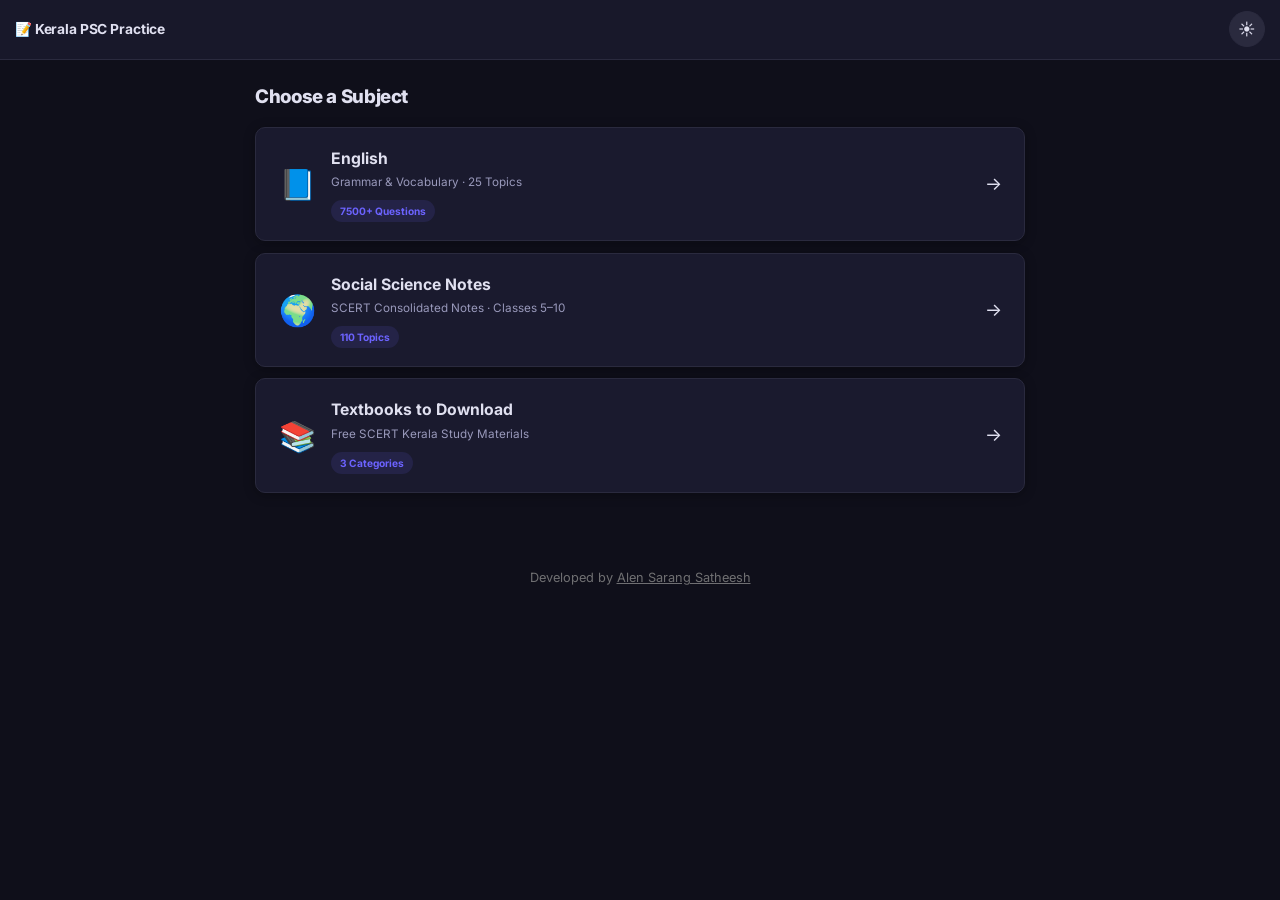
<file: index.html>
<!DOCTYPE html>
<html lang="en">
<head>
    <meta charset="UTF-8">
    <meta name="viewport" content="width=device-width, initial-scale=1.0">
    <meta name="description" content="Find the best textbooks to download for free. Get SCERT Kerala State Syllabus study materials, Teachers Manuals, and Kerala PSC English Practice with 7500+ MCQs.">
    <meta name="keywords" content="textbooks to download, textbooks to downlaod, download textbooks, SCERT Kerala textbooks PDF, free textbook downloads, Kerala PSC English Practice, study materials">
    <meta name="theme-color" content="#0f0f1a">
    <title>Textbooks to Download - SCERT Kerala & PSC English Practice</title>
    <link rel="preconnect" href="https://fonts.googleapis.com">
    <link rel="preconnect" href="https://fonts.gstatic.com" crossorigin>
    <link href="https://fonts.googleapis.com/css2?family=Inter:wght@400;500;600;700;800&display=swap" rel="stylesheet">
    <link rel="stylesheet" href="style.css">
    <link rel="manifest" href="manifest.json">
    <link rel="apple-touch-icon" href="icon-192.png">
    <script>
      // Apply saved theme immediately to avoid flash
      (function(){
        var t = localStorage.getItem('psc_theme') || 'dark';
        document.documentElement.setAttribute('data-theme', t);
      })();
    </script>
</head>
<body>
    <div id="app">

        <!-- LANDING -->
        <section id="screen-landing" class="screen active">
            <header class="top-bar">
                <h1>📝 Kerala PSC Practice</h1>
                <button class="theme-toggle" id="theme-toggle-landing" title="Toggle Light/Dark Mode">🌙</button>
            </header>
            <div class="container">
                <h2 class="page-title">Choose a Subject</h2>
                <div class="subject-card" id="subject-english">
                    <div class="subject-icon">📘</div>
                    <div class="subject-body">
                        <h3>English</h3>
                        <p>Grammar &amp; Vocabulary · 25 Topics</p>
                        <span class="subject-count" id="landing-total-qs">7500+ Questions</span>
                    </div>
                    <span class="arrow">→</span>
                </div>
                <div class="subject-card" id="subject-socialscience" style="margin-top:0.75rem;">
                    <div class="subject-icon">🌍</div>
                    <div class="subject-body">
                        <h3>Social Science Notes</h3>
                        <p>SCERT Consolidated Notes · Classes 5–10</p>
                        <span class="subject-count">110 Topics</span>
                    </div>
                    <span class="arrow">→</span>
                </div>
                <div class="subject-card" id="subject-textbooks" style="margin-top:0.75rem;">
                    <div class="subject-icon">📚</div>
                    <div class="subject-body">
                        <h3>Textbooks to Download</h3>
                        <p>Free SCERT Kerala Study Materials</p>
                        <span class="subject-count">3 Categories</span>
                    </div>
                    <span class="arrow">→</span>
                </div>
            </div>
        </section>

        <!-- TEXTBOOKS -->
        <section id="screen-textbooks" class="screen">
            <header class="top-bar">
                <button class="back-link" id="btn-back-textbooks">← Back</button>
                <h1>📚 Textbooks to Download</h1>
                <button class="theme-toggle" id="theme-toggle-textbooks" title="Toggle Light/Dark Mode">🌙</button>
            </header>
            <div class="container">
                <h2 class="page-title">Choose a Category</h2>
                <div class="subject-card" id="tb-scert-malayalam">
                    <div class="subject-icon">📖</div>
                    <div class="subject-body">
                        <h3>SCERT Malayalam Medium</h3>
                        <p>Kerala State Syllabus — Malayalam</p>
                    </div>
                    <span class="arrow">→</span>
                </div>
                <div class="subject-card" id="tb-scert-english" style="margin-top:0.75rem;">
                    <div class="subject-icon">📘</div>
                    <div class="subject-body">
                        <h3>SCERT English Medium</h3>
                        <p>Kerala State Syllabus — English</p>
                    </div>
                    <span class="arrow">→</span>
                </div>
                <div class="subject-card" id="tb-scert-manual" style="margin-top:0.75rem;">
                    <div class="subject-icon">📝</div>
                    <div class="subject-body">
                        <h3>Teachers Manual</h3>
                        <p>Teaching Guides &amp; Reference Materials</p>
                    </div>
                    <span class="arrow">→</span>
                </div>

            </div>
        </section>

        <!-- CLASS LIST -->
        <section id="screen-classes" class="screen">
            <header class="top-bar">
                <button class="back-link" id="btn-back-classes">← Back</button>
                <h1 id="classes-title">📚 Select Class</h1>
                <button class="theme-toggle" id="theme-toggle-classes" title="Toggle Light/Dark Mode">🌙</button>
            </header>
            <div class="container">
                <h2 class="page-title">Choose a Class</h2>
                <div class="class-grid" id="class-grid"></div>
            </div>
        </section>

        <!-- SUBJECTS -->
        <section id="screen-subjects" class="screen">
            <header class="top-bar">
                <button class="back-link" id="btn-back-subjects">← Back</button>
                <h1 id="subjects-title">📚 Subjects</h1>
                <button class="theme-toggle" id="theme-toggle-subjects" title="Toggle Light/Dark Mode">🌙</button>
            </header>
            <div class="container">
                <h2 class="page-title" id="subjects-subtitle">Choose a Subject</h2>
                <p class="subjects-hint" id="subjects-hint">Tap a subject to download its PDF or open the portal</p>
                <div class="subject-grid" id="subject-grid"></div>
            </div>
        </section>

        <!-- TOPICS -->
        <section id="screen-topics" class="screen">
            <header class="top-bar">
                <button class="back-link" id="btn-back-landing">← Back</button>
                <h1>📘 English Topics</h1>
                <button class="btn btn-sm" id="btn-quick-mix">⚡ Quick Mix</button>
                <button class="theme-toggle" id="theme-toggle-topics" title="Toggle Light/Dark Mode">🌙</button>
            </header>
            <div class="container">
                <div class="filter-row">
                    <button class="filter-btn active" data-filter="all">All (25)</button>
                    <button class="filter-btn" data-filter="grammar">Grammar</button>
                    <button class="filter-btn" data-filter="vocabulary">Vocabulary</button>
                    <div class="filter-actions">
                        <button class="btn btn-sm btn-export" id="btn-export-progress" title="Export Progress">📤 Export</button>
                        <button class="btn btn-sm btn-import" id="btn-import-progress" title="Import Progress">📥 Import</button>
                        <button class="btn btn-sm btn-danger" id="btn-reset-progress">🔄 Reset</button>
                    </div>
                </div>
                <div class="topic-grid" id="topic-grid"></div>
            </div>
        </section>

        <!-- QUIZ — all questions on one page -->
        <section id="screen-quiz" class="screen">
            <header class="top-bar quiz-top">
                <button class="back-link" id="btn-back-topics">← Topics</button>
                <h1 id="quiz-title">Articles</h1>
                <button class="btn btn-sm" id="btn-shuffle-quiz" title="Shuffle Questions">🔀 Shuffle</button>
                <button class="btn btn-sm btn-danger" id="btn-reset-topic" title="Reset Topic Progress">🔄 Reset</button>
                <div class="score-box">
                    <span class="score-correct" id="score-correct">0</span> /
                    <span class="score-total" id="score-total">0</span>
                    <span class="score-label">answered</span>
                </div>
                <button class="theme-toggle" id="theme-toggle-quiz" title="Toggle Light/Dark Mode">🌙</button>
            </header>
            <div class="container quiz-container">
                <!-- Loading skeleton shown while fetching data -->
                <div id="quiz-loading" class="quiz-loading" style="display:none;">
                    <div class="skeleton-card"></div>
                    <div class="skeleton-card"></div>
                    <div class="skeleton-card"></div>
                </div>
                <div id="quiz-list"></div>
                <div class="quiz-footer">
                    <button class="btn" id="btn-scroll-top">↑ Back to Top</button>
                    <div class="quiz-summary" id="quiz-summary"></div>
                </div>
            </div>
        </section>

        <footer style="text-align: center; margin-top: 2rem; padding: 1rem; font-size: 0.85rem; opacity: 0.8; color: var(--text-muted, #888);">
            Developed by <a href="https://alensarangsatheesh.github.io/" target="_blank" style="color: inherit; text-decoration: underline;">Alen Sarang Satheesh</a>
        </footer>
    </div>

    <!-- Hidden file input for import -->
    <input type="file" id="import-file-input" accept=".json" style="display:none">

    <script src="app.js"></script>

    <script>
      // Register Service Worker
      if ('serviceWorker' in navigator) {
        window.addEventListener('load', function() {
          navigator.serviceWorker.register('/sw.js').catch(function() {
            // SW registration failed — likely not served from root or HTTPS
            // Try relative path for GitHub Pages subpath
            navigator.serviceWorker.register('./sw.js').catch(function(){});
          });
        });
      }
    </script>
</body>
</html>
</file>
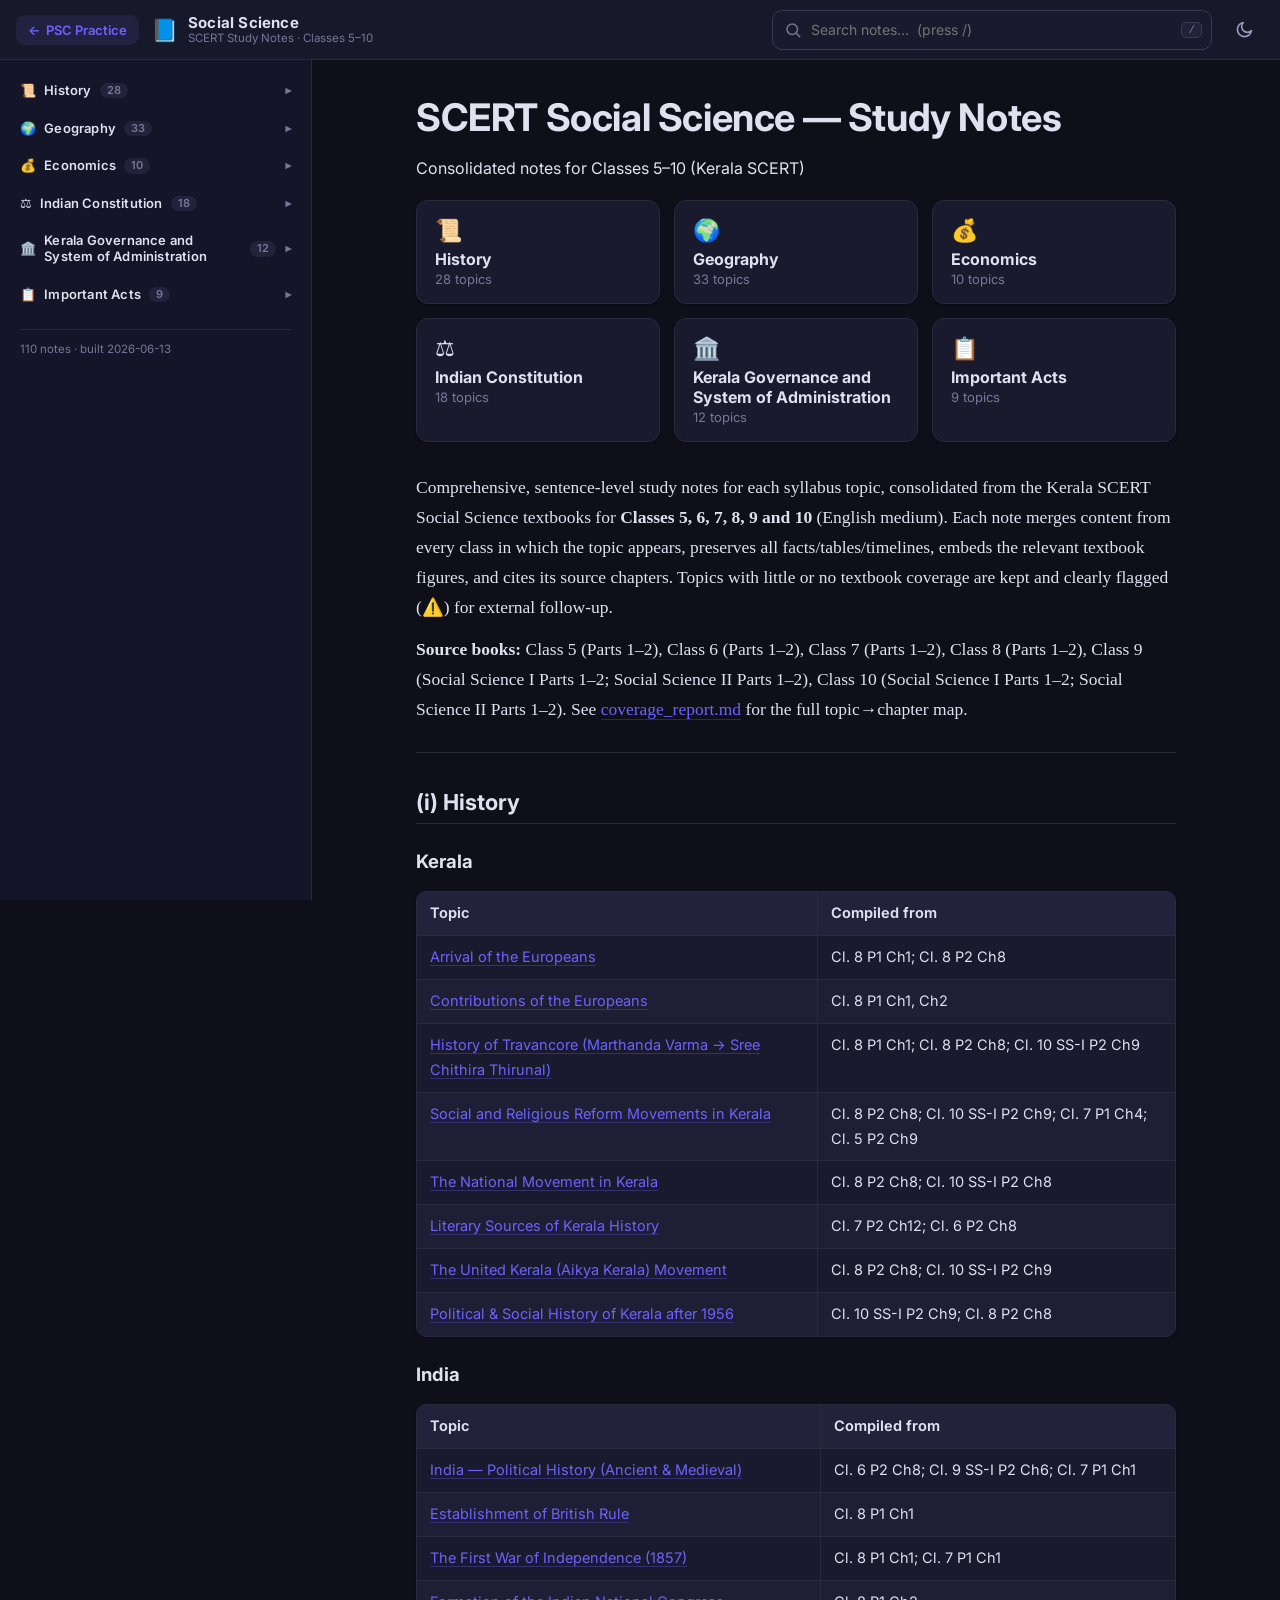
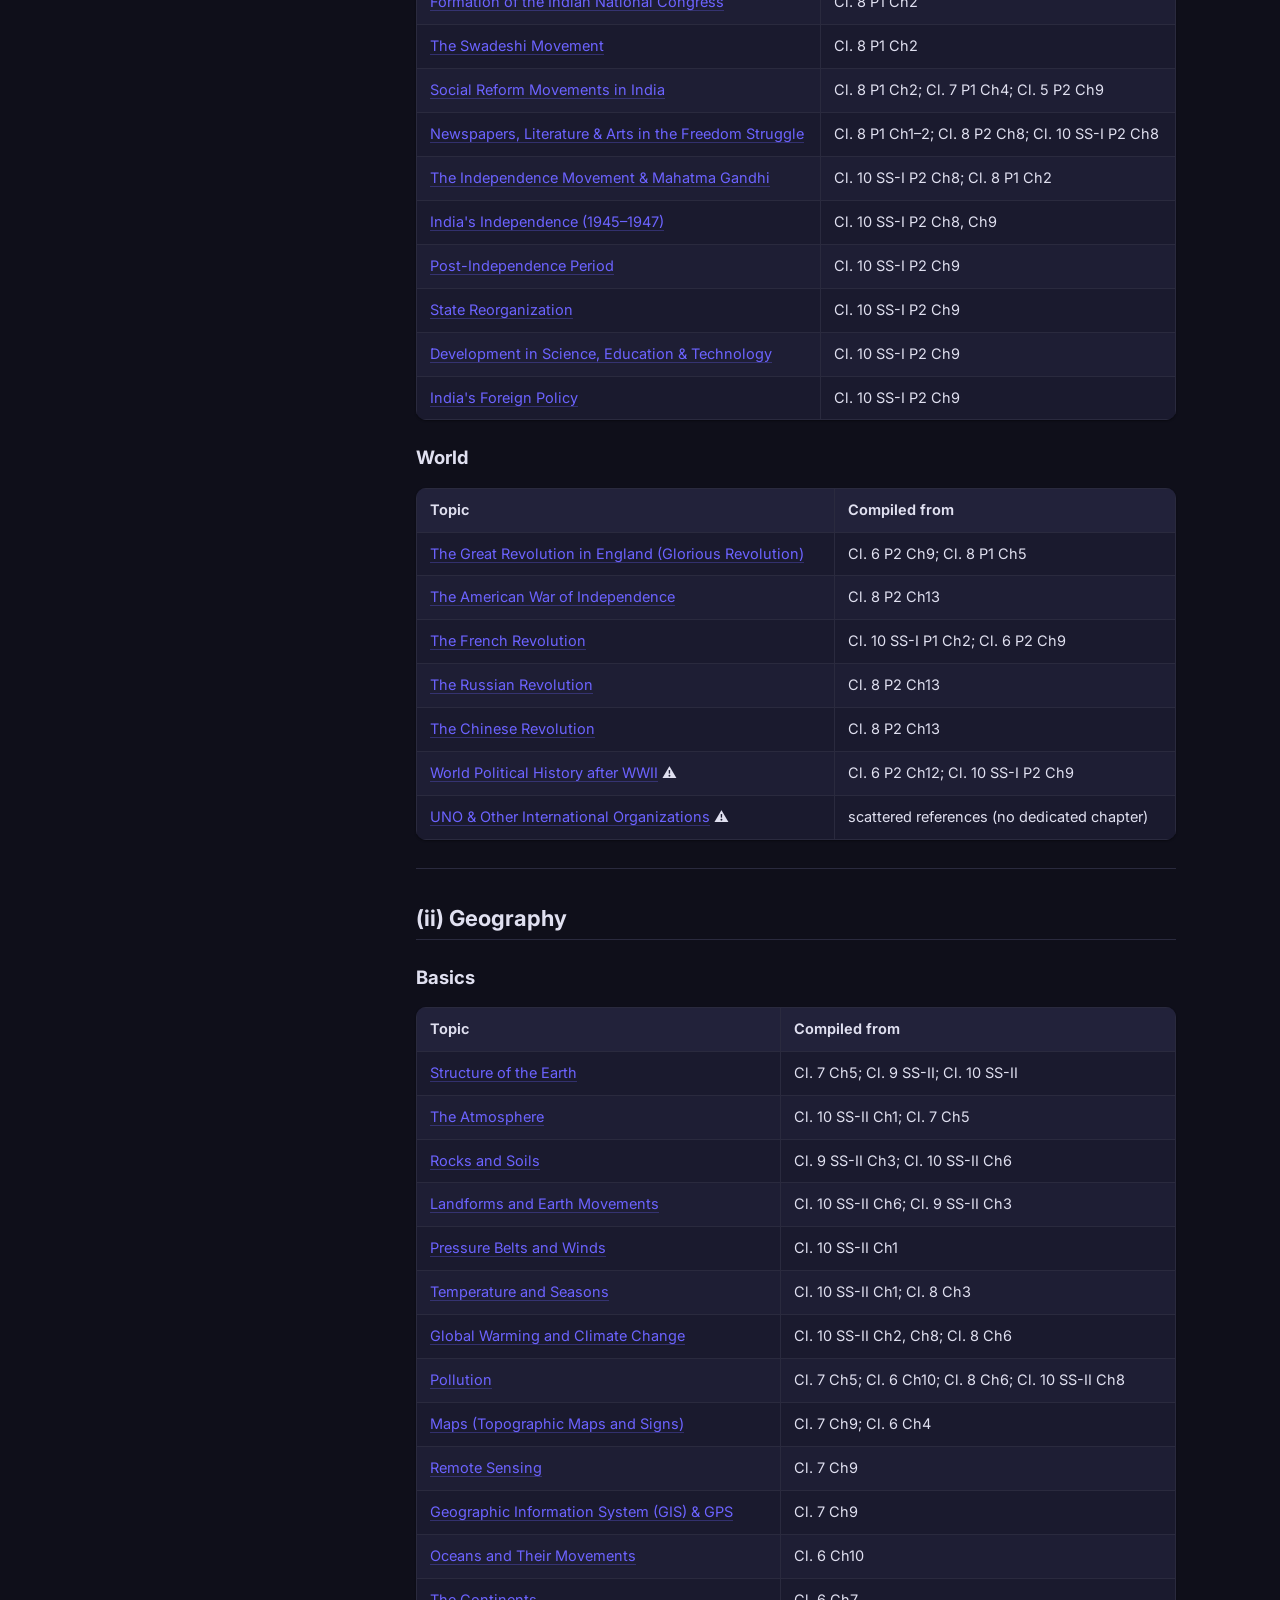
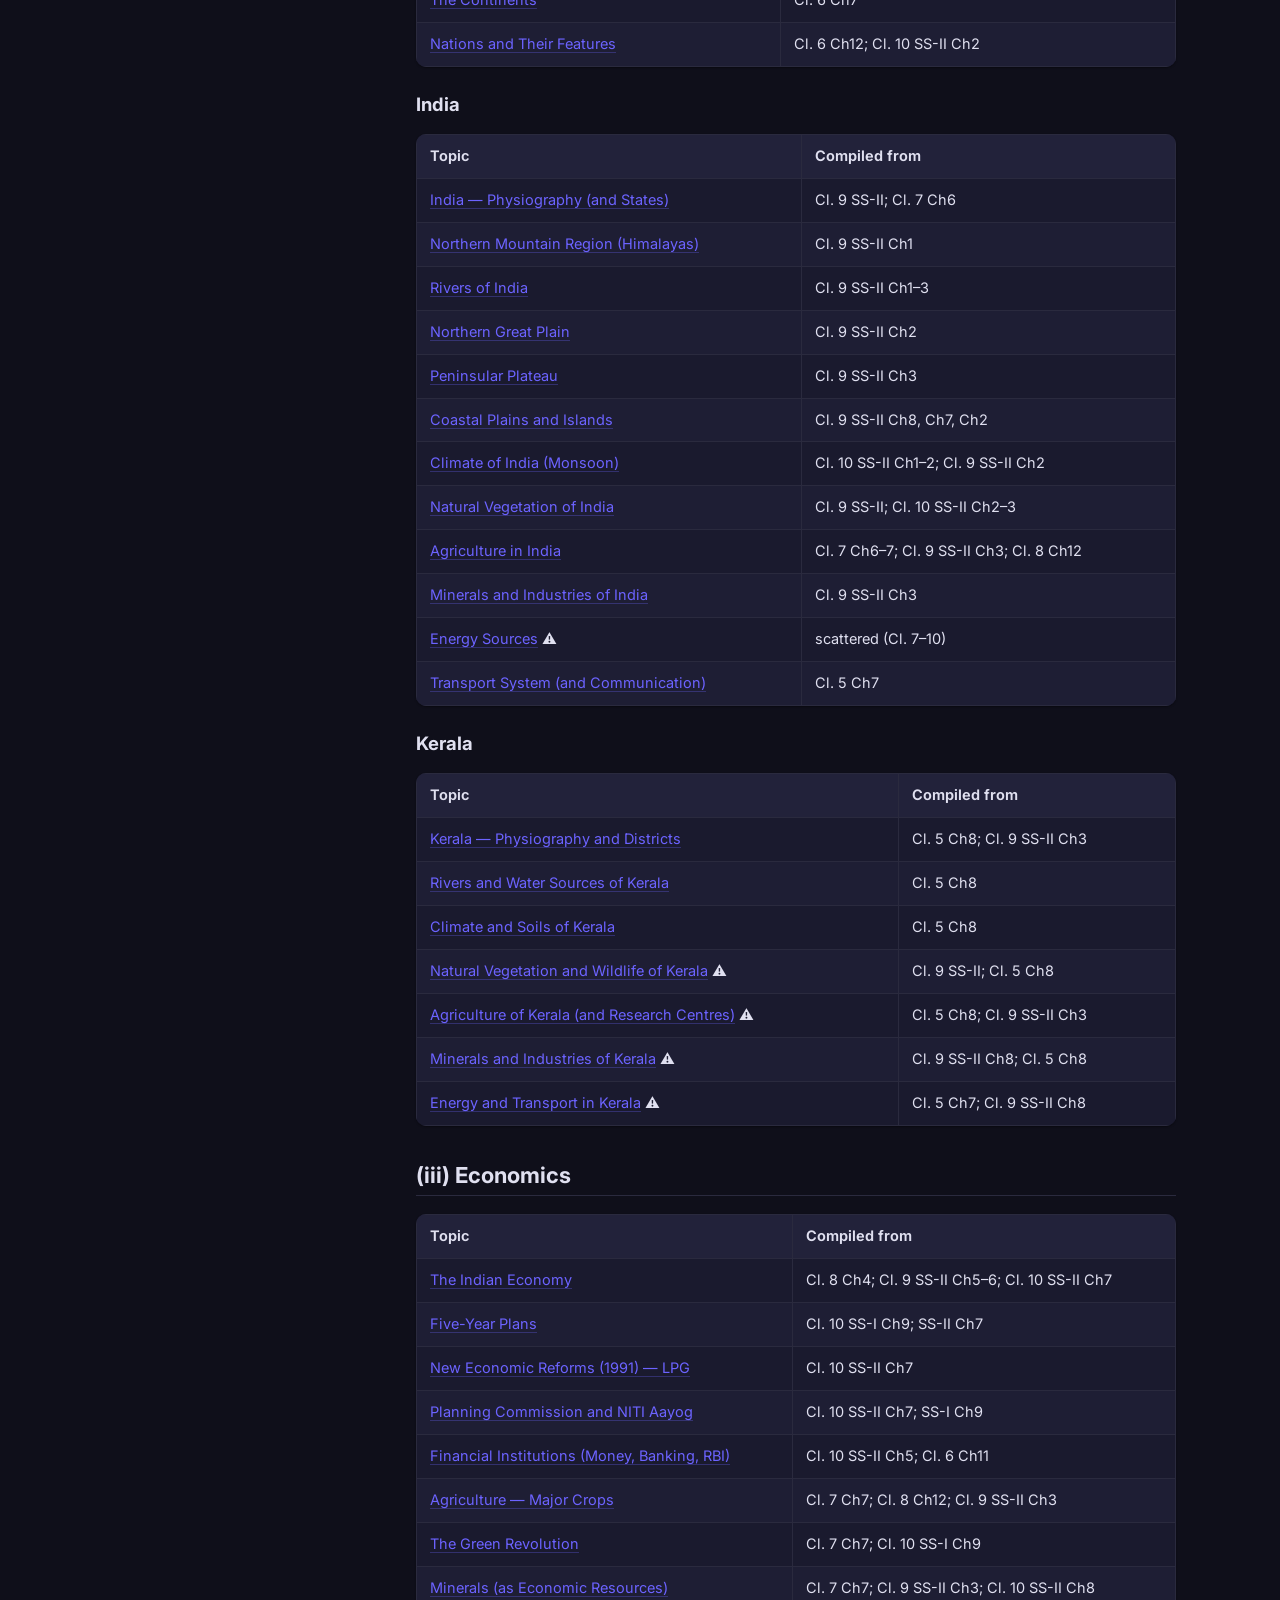
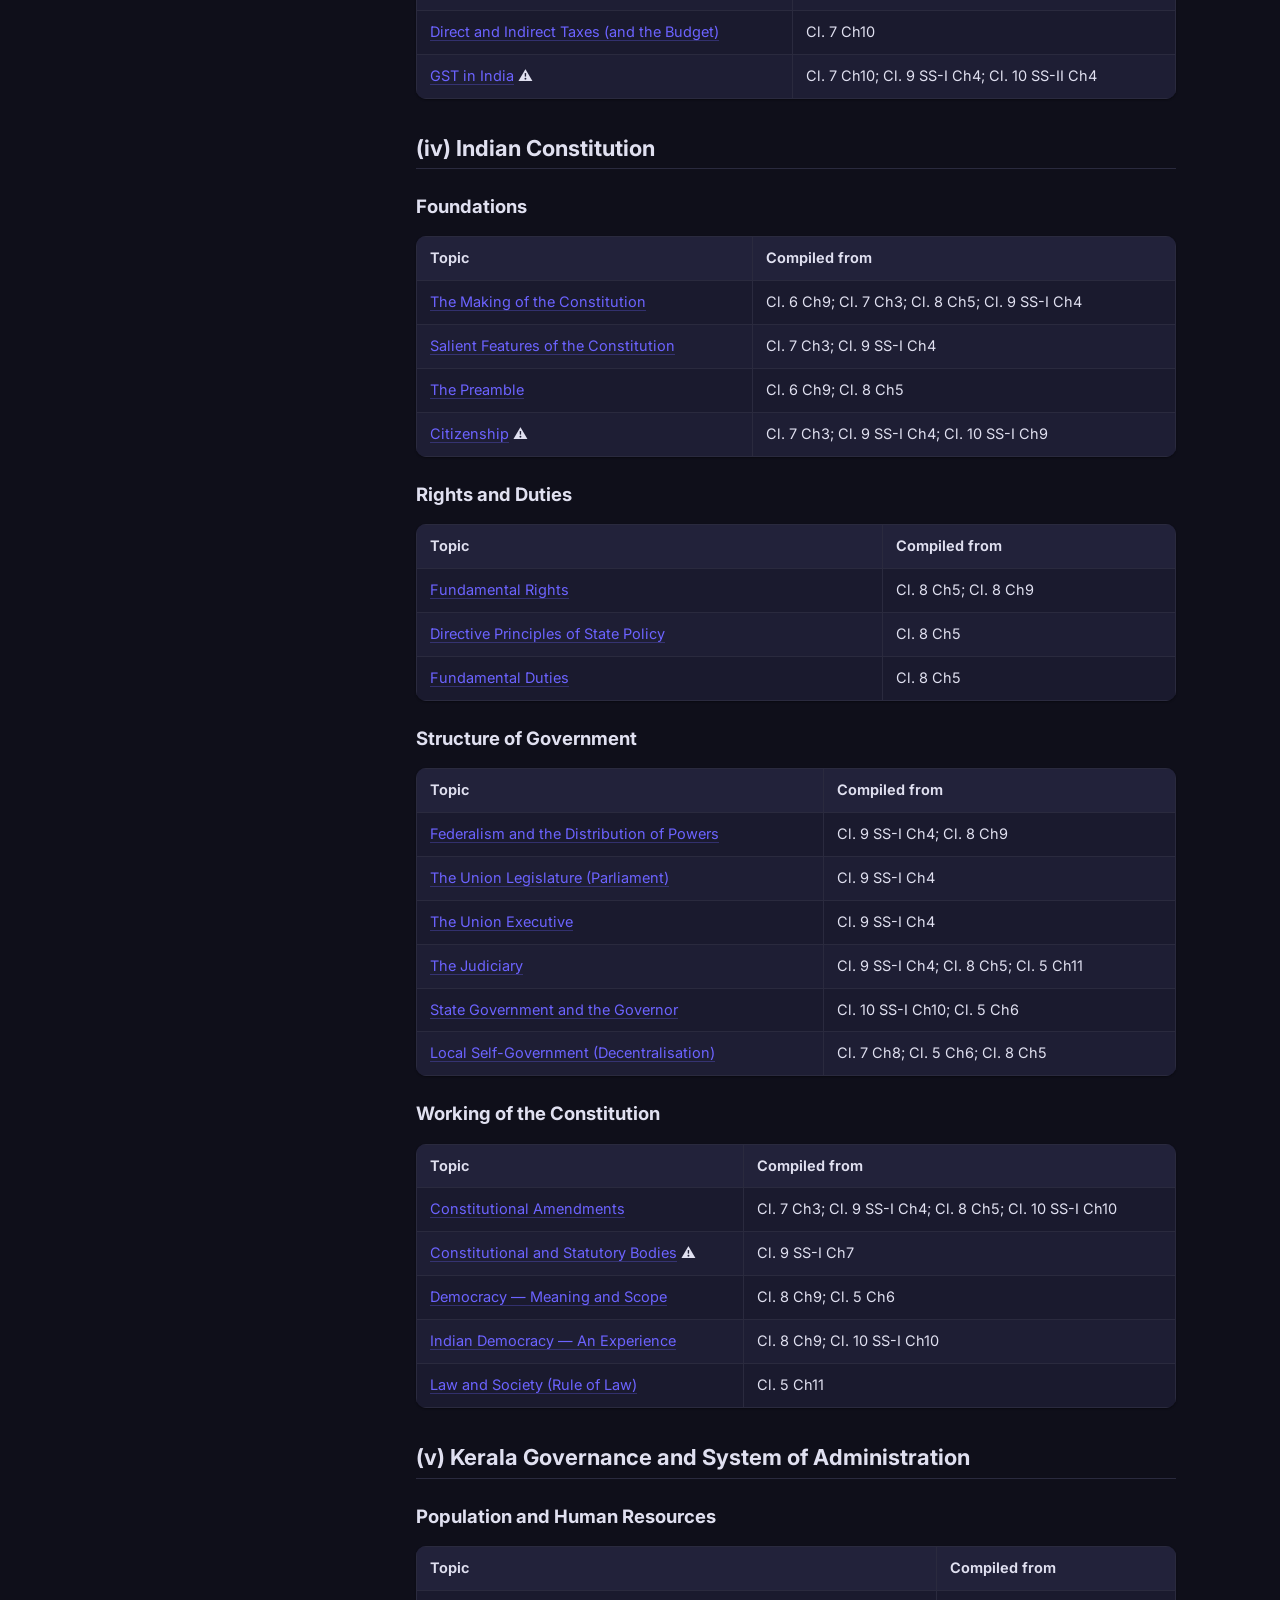
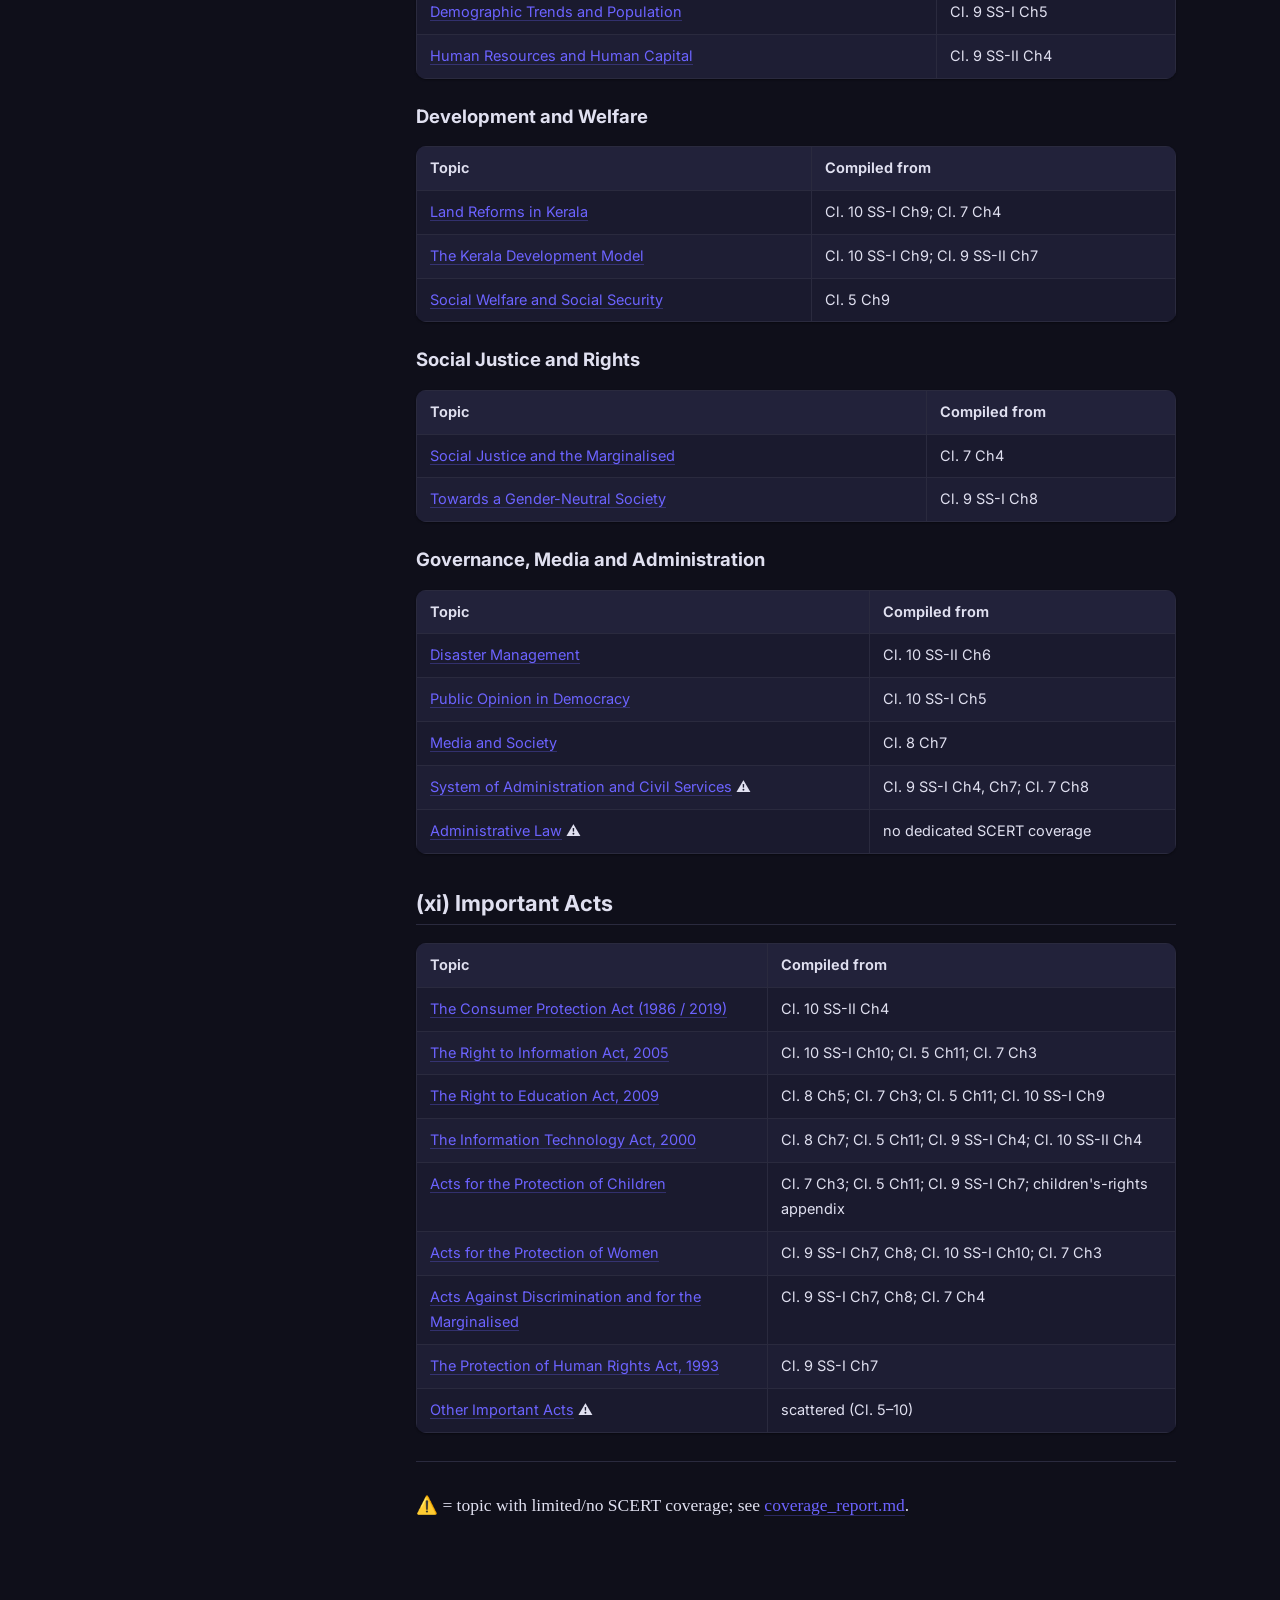
<file: notes/index.html>
<!DOCTYPE html>
<html lang="en">
<head>
  <meta charset="utf-8" />
  <meta name="viewport" content="width=device-width, initial-scale=1" />
  <title>SCERT Social Science — Study Notes</title>
  <meta name="description" content="Consolidated SCERT Social Science study notes for Classes 5–10 (Kerala)." />
  <meta name="theme-color" content="#0f0f1a" />
  <script>
    // Apply the shared PSC theme immediately to avoid a flash (default dark, matches PSC).
    (function () {
      var t = localStorage.getItem('psc_theme') || 'dark';
      document.documentElement.setAttribute('data-theme', t);
    })();
  </script>
  <link rel="preconnect" href="https://fonts.googleapis.com" />
  <link rel="preconnect" href="https://fonts.gstatic.com" crossorigin />
  <link href="https://fonts.googleapis.com/css2?family=Inter:wght@400;500;600;700;800&display=swap" rel="stylesheet" />
  <link rel="stylesheet" href="assets/app.css" />
  <link rel="icon"
        href="data:image/svg+xml,<svg xmlns='http://www.w3.org/2000/svg' viewBox='0 0 16 16'><text y='13' font-size='13'>📘</text></svg>" />
</head>
<body>
  <a class="skip-link" href="#content">Skip to content</a>

  <header class="topbar">
    <a class="psc-back" href="../index.html" title="Back to PSC Practice">
      <span aria-hidden="true">←</span><span class="psc-back-text">PSC Practice</span>
    </a>
    <button id="menuBtn" class="icon-btn" aria-label="Toggle navigation" title="Menu">
      <svg viewBox="0 0 24 24" width="22" height="22" aria-hidden="true"><path d="M3 6h18M3 12h18M3 18h18" fill="none" stroke="currentColor" stroke-width="2" stroke-linecap="round"/></svg>
    </button>
    <a class="brand" href="#/" title="Home">
      <span class="brand-mark">📘</span>
      <span class="brand-text">
        <strong>Social Science</strong>
        <small>SCERT Study Notes · Classes 5–10</small>
      </span>
    </a>

    <div class="search">
      <svg class="search-icon" viewBox="0 0 24 24" width="18" height="18" aria-hidden="true"><circle cx="11" cy="11" r="7" fill="none" stroke="currentColor" stroke-width="2"/><path d="M21 21l-4.3-4.3" stroke="currentColor" stroke-width="2" stroke-linecap="round"/></svg>
      <input id="searchInput" type="search" placeholder="Search notes…  (press /)" autocomplete="off" aria-label="Search notes" />
      <kbd class="search-kbd">/</kbd>
    </div>

    <button id="themeBtn" class="icon-btn" aria-label="Toggle dark mode" title="Toggle theme">
      <svg class="i-sun" viewBox="0 0 24 24" width="20" height="20" aria-hidden="true"><circle cx="12" cy="12" r="4.5" fill="none" stroke="currentColor" stroke-width="2"/><path d="M12 2v2M12 20v2M2 12h2M20 12h2M5 5l1.5 1.5M17.5 17.5L19 19M19 5l-1.5 1.5M6.5 17.5L5 19" stroke="currentColor" stroke-width="2" stroke-linecap="round"/></svg>
      <svg class="i-moon" viewBox="0 0 24 24" width="20" height="20" aria-hidden="true"><path d="M21 12.8A8.5 8.5 0 1111.2 3a6.5 6.5 0 009.8 9.8z" fill="none" stroke="currentColor" stroke-width="2" stroke-linejoin="round"/></svg>
    </button>
  </header>

  <div class="layout">
    <aside id="sidebar" class="sidebar" aria-label="Notes navigation">
      <nav id="nav" class="nav"></nav>
      <footer class="sidebar-foot">
        <span id="buildInfo"></span>
      </footer>
    </aside>
    <div id="backdrop" class="backdrop" hidden></div>

    <main id="content" class="content" tabindex="-1">
      <div id="view" class="view"></div>
    </main>
  </div>

  <div id="searchResults" class="search-results" hidden></div>

  <div id="lightbox" class="lightbox" hidden>
    <button class="lightbox-close icon-btn" aria-label="Close">✕</button>
    <img id="lightboxImg" alt="" />
    <p id="lightboxCap" class="lightbox-cap"></p>
  </div>

  <script src="assets/notes-data.js"></script>
  <script src="assets/app.js"></script>
</body>
</html>
</file>
<file: style.css>
/* ===== RESET ===== */
*,*::before,*::after{box-sizing:border-box;margin:0;padding:0}
:root{
  --bg:#0f0f1a;--surface:#1a1a2e;--border:#2a2a3e;
  --text:#e0e0f0;--text2:#9999bb;--text3:#6666888;
  --green:#2ecc71;--red:#e74c3c;--blue:#6c63ff;--orange:#f39c12;
  --font:'Inter',system-ui,sans-serif;
  --radius:10px;
  --shadow:0 2px 12px rgba(0,0,0,0.3);
  /* Explanation box colors (dark defaults) */
  --expl-correct-bg:rgba(46,204,113,.06);--expl-correct-border:rgba(46,204,113,.18);
  --expl-wrong-bg:rgba(231,76,60,.06);--expl-wrong-border:rgba(231,76,60,.18);
  --opt-correct-bg:rgba(46,204,113,.1);--opt-wrong-bg:rgba(231,76,60,.1);
  --opt-hover-bg:rgba(108,99,255,.08);
  --opt-detail-right-bg:rgba(34,197,94,.15);--opt-detail-right-border:rgba(34,197,94,.4);--opt-detail-right-color:#4ade80;
  --opt-detail-wrong-bg:rgba(239,68,68,.15);--opt-detail-wrong-border:rgba(239,68,68,.4);--opt-detail-wrong-color:#f87171;
  --opt-detail-neutral-bg:rgba(255,255,255,.05);--opt-detail-neutral-border:rgba(255,255,255,.12);--opt-detail-neutral-color:#d1d5db;
}

/* ===== LIGHT THEME ===== */
[data-theme="light"]{
  --bg:#f0f2f5;--surface:#ffffff;--border:#e2e4e8;
  --text:#1a1a2e;--text2:#555566;--text3:#8888aa;
  --green:#27ae60;--red:#c0392b;--blue:#5b52d9;--orange:#e67e22;
  --shadow:0 2px 12px rgba(0,0,0,0.08);
  --expl-correct-bg:rgba(39,174,96,.08);--expl-correct-border:rgba(39,174,96,.25);
  --expl-wrong-bg:rgba(192,57,43,.08);--expl-wrong-border:rgba(192,57,43,.25);
  --opt-correct-bg:rgba(39,174,96,.1);--opt-wrong-bg:rgba(192,57,43,.1);
  --opt-hover-bg:rgba(91,82,217,.06);
  --opt-detail-right-bg:rgba(34,197,94,.1);--opt-detail-right-border:rgba(34,197,94,.35);--opt-detail-right-color:#16a34a;
  --opt-detail-wrong-bg:rgba(239,68,68,.1);--opt-detail-wrong-border:rgba(239,68,68,.35);--opt-detail-wrong-color:#dc2626;
  --opt-detail-neutral-bg:rgba(0,0,0,.03);--opt-detail-neutral-border:rgba(0,0,0,.12);--opt-detail-neutral-color:#4b5563;
}

html{font-size:15px;scroll-behavior:smooth}
body{font-family:var(--font);background:var(--bg);color:var(--text);line-height:1.6;min-height:100vh;transition:background .3s,color .3s}
button{cursor:pointer;font-family:inherit;border:none;outline:none}

/* ===== ANIMATIONS ===== */
@keyframes fadeSlideIn{
  from{opacity:0;transform:translateY(12px)}
  to{opacity:1;transform:translateY(0)}
}
@keyframes fadeIn{
  from{opacity:0}
  to{opacity:1}
}
@keyframes shimmer{
  0%{background-position:-200px 0}
  100%{background-position:calc(200px + 100%) 0}
}
@keyframes correctPulse{
  0%{box-shadow:0 0 0 0 rgba(46,204,113,0.4)}
  50%{box-shadow:0 0 0 8px rgba(46,204,113,0)}
  100%{box-shadow:0 0 0 0 rgba(46,204,113,0)}
}
@keyframes wrongShake{
  0%,100%{transform:translateX(0)}
  20%{transform:translateX(-6px)}
  40%{transform:translateX(6px)}
  60%{transform:translateX(-4px)}
  80%{transform:translateX(4px)}
}
@keyframes toastSlide{
  from{transform:translateY(100px);opacity:0}
  to{transform:translateY(0);opacity:1}
}
@keyframes cardAppear{
  from{opacity:0;transform:translateY(8px) scale(0.98)}
  to{opacity:1;transform:translateY(0) scale(1)}
}

/* ===== LAYOUT ===== */
.container{max-width:800px;margin:0 auto;padding:0 1rem 2rem}
.screen{display:none}.screen.active{display:block}

/* ===== TOP BAR ===== */
.top-bar{background:var(--surface);border-bottom:1px solid var(--border);padding:.75rem 1rem;display:flex;align-items:center;gap:.6rem;position:sticky;top:0;z-index:50;transition:background .3s,border-color .3s;backdrop-filter:blur(12px);-webkit-backdrop-filter:blur(12px);background:rgba(26,26,46,0.85)}
[data-theme="light"] .top-bar{background:rgba(255,255,255,0.85)}
.top-bar h1{font-size:.92rem;font-weight:700;flex:1;letter-spacing:-0.01em}
.back-link{background:none;color:var(--blue);font-size:.82rem;font-weight:600;padding:.25rem .5rem;border-radius:6px;transition:background .15s}
.back-link:hover{background:var(--opt-hover-bg)}

/* ===== THEME TOGGLE ===== */
.theme-toggle{width:36px;height:36px;border-radius:50%;display:flex;align-items:center;justify-content:center;background:var(--border);border:1px solid var(--border);font-size:1.1rem;transition:background .2s,transform .2s;flex-shrink:0;cursor:pointer;color:var(--text)}
.theme-toggle:hover{background:var(--text3);transform:scale(1.1)}

/* ===== BUTTONS ===== */
.btn{display:inline-flex;align-items:center;gap:.35rem;padding:.4rem .75rem;border-radius:6px;font-size:.78rem;font-weight:600;background:var(--surface);color:var(--text2);border:1px solid var(--border);transition:all .15s}
.btn:hover{background:var(--border);color:var(--text);transform:translateY(-1px)}
.btn:active{transform:translateY(0)}
.btn-sm{padding:.3rem .6rem;font-size:.72rem}
.btn-primary{background:var(--blue);color:#fff;border-color:var(--blue)}
.btn-primary:hover{opacity:.9}
.btn-danger{background:rgba(231,76,60,.1);color:var(--red);border-color:rgba(231,76,60,.2)}
.btn-danger:hover{background:rgba(231,76,60,.2)}
.btn-export{background:rgba(46,204,113,.1);color:var(--green);border-color:rgba(46,204,113,.2)}
.btn-export:hover{background:rgba(46,204,113,.2)}
.btn-import{background:rgba(108,99,255,.1);color:var(--blue);border-color:rgba(108,99,255,.2)}
.btn-import:hover{background:rgba(108,99,255,.2)}

/* ===== PAGE TITLE ===== */
.page-title{font-size:1.25rem;font-weight:800;margin:1.5rem 0 1rem;color:var(--text);letter-spacing:-0.02em}

/* ===== SUBJECT CARD ===== */
.subject-card{display:flex;align-items:center;gap:1rem;background:var(--surface);border:1px solid var(--border);border-radius:var(--radius);padding:1.2rem 1.5rem;cursor:pointer;transition:all .2s;box-shadow:var(--shadow)}
.subject-card:hover{border-color:var(--blue);transform:translateY(-2px);box-shadow:0 4px 20px rgba(108,99,255,0.15)}
.subject-icon{font-size:2rem}
.subject-body{flex:1}
.subject-body h3{font-size:1.05rem;font-weight:700;margin-bottom:.15rem}
.subject-body p{font-size:.78rem;color:var(--text2);margin-bottom:.4rem}
.subject-count{font-size:.68rem;color:var(--blue);font-weight:700;background:rgba(108,99,255,.12);padding:.2rem .6rem;border-radius:20px;display:inline-block}
.arrow{font-size:1.2rem;color:var(--text3);transition:transform .2s}
.subject-card:hover .arrow{color:var(--blue);transform:translateX(3px)}

/* ===== FILTER ROW ===== */
.filter-row{display:flex;align-items:center;gap:.4rem;margin:1rem 0;flex-wrap:wrap}
.filter-btn{padding:.4rem .85rem;border-radius:20px;font-size:.73rem;font-weight:600;background:none;color:var(--text2);border:1px solid var(--border);transition:all .15s}
.filter-btn.active{background:var(--blue);color:#fff;border-color:var(--blue)}
.filter-btn:hover:not(.active){border-color:var(--text3);color:var(--text)}
.filter-actions{display:flex;gap:.35rem;margin-left:auto}

/* ===== TOPIC GRID ===== */
.topic-grid{display:grid;grid-template-columns:repeat(auto-fill,minmax(260px,1fr));gap:.75rem}
.topic-card{background:var(--surface);border:1px solid var(--border);border-radius:var(--radius);padding:1rem 1.1rem;cursor:pointer;transition:all .2s;box-shadow:var(--shadow);animation:cardAppear 0.35s ease both}
.topic-card:hover{border-color:var(--blue);transform:translateY(-2px);box-shadow:0 4px 20px rgba(108,99,255,0.12)}
.tc-header{display:flex;align-items:center;gap:.7rem}
.tc-icon{font-size:1.4rem;flex-shrink:0}
.tc-info{flex:1;min-width:0}
.tc-name{font-size:.88rem;font-weight:700;display:block;white-space:nowrap;overflow:hidden;text-overflow:ellipsis}
.tc-cat{font-size:.6rem;color:var(--text3);text-transform:uppercase;letter-spacing:.6px;font-weight:600}

/* Progress Ring */
.tc-ring{position:relative;width:44px;height:44px;flex-shrink:0}
.tc-ring svg{width:100%;height:100%}
.tc-pct{position:absolute;inset:0;display:flex;align-items:center;justify-content:center;font-size:.6rem;font-weight:700;color:var(--text2)}
.tc-meta{display:flex;justify-content:space-between;font-size:.65rem;color:var(--text3);margin-top:.6rem;padding-top:.5rem;border-top:1px solid var(--border)}

/* ===== QUIZ ===== */
.quiz-top{position:sticky;top:0}
.score-box{display:flex;align-items:center;gap:.3rem;font-size:.8rem;font-weight:600;background:var(--bg);padding:.3rem .7rem;border-radius:20px;border:1px solid var(--border);transition:background .3s}
.score-correct{color:var(--green)}
.score-total{color:var(--text2)}
.score-label{color:var(--text3);font-size:.65rem;margin-left:.3rem}

/* Loading Skeleton */
.quiz-loading{display:flex;flex-direction:column;gap:.75rem}
.skeleton-card{background:linear-gradient(90deg, var(--surface) 25%, var(--border) 37%, var(--surface) 63%);background-size:200px 100%;animation:shimmer 1.5s ease-in-out infinite;height:140px;border-radius:var(--radius);border:1px solid var(--border)}

/* Question item */
.q-item{background:var(--surface);border:1px solid var(--border);border-radius:var(--radius);padding:1rem 1.2rem;margin-bottom:.75rem;transition:all .3s;box-shadow:var(--shadow)}
.q-item.answered-correct{border-left:3px solid var(--green)}
.q-item.answered-wrong{border-left:3px solid var(--red)}
.q-num{font-size:.62rem;color:var(--text3);font-weight:700;margin-bottom:.4rem;text-transform:uppercase;letter-spacing:.5px}
.q-text{font-size:.92rem;font-weight:500;margin-bottom:.8rem;line-height:1.7}

/* Options */
.opts{display:flex;flex-direction:column;gap:.4rem}
.opt-btn{display:flex;align-items:center;gap:.6rem;padding:.6rem .85rem;background:var(--bg);border:1px solid var(--border);border-radius:8px;font-size:.82rem;text-align:left;color:var(--text);transition:all .15s;width:100%;cursor:pointer}
.opt-btn:hover:not(.locked){border-color:var(--blue);background:var(--opt-hover-bg);transform:translateX(2px)}
.opt-lbl{width:24px;height:24px;display:flex;align-items:center;justify-content:center;border-radius:50%;background:var(--border);font-weight:700;font-size:.68rem;flex-shrink:0;transition:all .15s}
.opt-btn:hover:not(.locked) .opt-lbl{background:var(--blue);color:#fff}
.opt-btn.correct{border-color:var(--green);background:var(--opt-correct-bg)}
.opt-btn.correct .opt-lbl{background:var(--green);color:#fff}
.opt-btn.wrong{border-color:var(--red);background:var(--opt-wrong-bg)}
.opt-btn.wrong .opt-lbl{background:var(--red);color:#fff}
.opt-btn.dimmed{opacity:.35}
.opt-btn.locked{cursor:default}

/* Explanation */
.q-expl{margin-top:.6rem;padding:.7rem .9rem;background:var(--expl-correct-bg);border:1px solid var(--expl-correct-border);border-radius:8px;font-size:.78rem;color:var(--text2);line-height:1.6;display:none}
.q-expl.wrong-expl{background:var(--expl-wrong-bg);border-color:var(--expl-wrong-border)}
.q-expl.show{display:block;animation:fadeSlideIn 0.3s ease}
.expl-header{font-weight:700;font-size:.85rem;margin-bottom:.4rem;color:var(--text)}
.expl-main{margin-bottom:.5rem;color:var(--text);font-size:.8rem;line-height:1.7}
.expl-detail{border-top:1px solid var(--border);padding-top:.4rem;margin-top:.3rem}
.expl-right{color:var(--green);font-size:.78rem;margin-bottom:.2rem}
.expl-wrong{color:var(--red);font-size:.78rem}

/* Verdict badge on options */
.verdict{margin-left:auto;font-size:.68rem;font-weight:700;padding:.1rem .4rem;border-radius:3px;flex-shrink:0}
.v-correct{color:var(--green)}
.v-wrong{color:var(--red)}

/* Quiz footer */
.quiz-footer{text-align:center;padding:1.5rem 0}
.quiz-summary{margin-top:1rem;font-size:.85rem;color:var(--text2)}

/* ===== TOAST ===== */
.toast{position:fixed;bottom:2rem;left:50%;transform:translateX(-50%) translateY(100px);background:var(--surface);color:var(--text);border:1px solid var(--border);border-radius:var(--radius);padding:.75rem 1.5rem;font-size:.82rem;font-weight:600;box-shadow:0 8px 32px rgba(0,0,0,0.3);z-index:1000;transition:all .3s cubic-bezier(0.4,0,0.2,1);pointer-events:none;opacity:0}
.toast.toast-show{transform:translateX(-50%) translateY(0);opacity:1}
.toast.toast-error{border-color:var(--red);color:var(--red)}

/* ===== CLASS GRID ===== */
.class-grid{display:grid;grid-template-columns:repeat(auto-fill,minmax(140px,1fr));gap:.75rem;margin-top:.5rem}
.class-card{display:flex;align-items:center;gap:.8rem;background:var(--surface);border:1px solid var(--border);border-radius:var(--radius);padding:1rem 1.2rem;cursor:pointer;transition:all .2s;box-shadow:var(--shadow)}
.class-card:hover{border-color:var(--blue);transform:translateY(-2px);box-shadow:0 4px 20px rgba(108,99,255,0.12)}
.class-card .class-num{width:36px;height:36px;display:flex;align-items:center;justify-content:center;border-radius:50%;background:var(--blue);color:#fff;font-weight:700;font-size:.85rem;flex-shrink:0}
.class-card .class-label{font-size:.88rem;font-weight:600;color:var(--text)}

/* ===== SUBJECT GRID ===== */
.subject-grid{display:grid;grid-template-columns:repeat(auto-fill,minmax(220px,1fr));gap:.75rem;margin-top:.5rem}
.subject-grid-card{display:flex;align-items:center;flex-wrap:wrap;gap:.8rem;background:var(--surface);border:1px solid var(--border);border-radius:var(--radius);padding:1rem 1.2rem;transition:all .2s;color:var(--text);box-shadow:var(--shadow)}
.subject-grid-card:hover{border-color:var(--blue);transform:translateY(-2px)}
.subject-grid-card .sg-icon{font-size:1.5rem;flex-shrink:0}
.subject-grid-card .sg-name{font-size:.88rem;font-weight:600;flex:1}
.subject-grid-card .sg-links{display:flex;gap:.5rem;flex-wrap:wrap;margin-left:auto}
.subject-grid-card .sg-dl{display:inline-block;font-size:.7rem;color:var(--blue);text-decoration:none;font-weight:600;background:rgba(108,99,255,.1);padding:.3rem .6rem;border-radius:20px;transition:all .15s;cursor:pointer}
.subject-grid-card .sg-dl:hover{background:rgba(108,99,255,.2);transform:translateY(-1px)}
.subjects-hint{font-size:.75rem;color:var(--text3);margin-bottom:.5rem;margin-top:-.5rem}

/* ===== RESPONSIVE ===== */
@media(max-width:600px){
  .topic-grid{grid-template-columns:1fr}
  .top-bar h1{font-size:.78rem}
  .top-bar{gap:.4rem;padding:.6rem .75rem}
  .q-item{padding:.8rem}
  .container{padding:0 .75rem 1.5rem}
  .filter-row{gap:.3rem}
  .filter-actions{margin-left:0;margin-top:.3rem;width:100%;justify-content:flex-end}
  .btn-sm{padding:.3rem .5rem;font-size:.68rem}
  .score-box{padding:.25rem .5rem;font-size:.72rem}
  .class-grid{grid-template-columns:repeat(auto-fill,minmax(110px,1fr))}
}
</file>
<file: notes/assets/app.css>
/* =========================================================================
   SCERT Study Notes — clean, study-focused theme
   ========================================================================= */
:root {
  /* Match PSC English: Inter UI font; serif kept for long-form note reading. */
  --font-ui: "Inter", system-ui, -apple-system, BlinkMacSystemFont, "Segoe UI", Roboto, sans-serif;
  --font-read: "Iowan Old Style", "Palatino Linotype", Palatino, "Georgia", "Times New Roman", serif;

  /* Light theme — PSC palette */
  --bg: #f0f2f5;
  --surface: #ffffff;
  --surface-2: #e9ecf1;
  --sidebar-bg: #f6f7fa;
  --text: #1a1a2e;
  --text-soft: #555566;
  --text-muted: #8888aa;
  --border: #e2e4e8;
  --border-strong: #d2d5dd;
  --accent: #5b52d9;
  --accent-soft: #ece9fb;
  --accent-ink: #4a42b5;
  --warn-bg: #fff7e6;
  --warn-border: #f0c66a;
  --warn-ink: #8a5a00;
  --ref-bg: #eef6f0;
  --ref-border: #b8dcc1;
  --ref-ink: #2c6b3f;
  --code-bg: #eef0f4;
  --shadow: 0 1px 3px rgba(18, 28, 45, .07), 0 8px 24px rgba(18, 28, 45, .06);
  --shadow-sm: 0 1px 2px rgba(18, 28, 45, .08);

  --topbar-h: 60px;
  --sidebar-w: 312px;
  --read-w: 760px;
  --radius: 12px;
}

:root[data-theme="dark"] {
  /* Dark theme — PSC palette */
  --bg: #0f0f1a;
  --surface: #1a1a2e;
  --surface-2: #22223a;
  --sidebar-bg: #15152a;
  --text: #e0e0f0;
  --text-soft: #9999bb;
  --text-muted: #777799;
  --border: #2a2a3e;
  --border-strong: #3a3a52;
  --accent: #6c63ff;
  --accent-soft: #232140;
  --accent-ink: #b9b3ff;
  --warn-bg: #2a2412;
  --warn-border: #6b551f;
  --warn-ink: #f0c873;
  --ref-bg: #14251c;
  --ref-border: #2c5037;
  --ref-ink: #9bd6ac;
  --code-bg: #22223a;
  --shadow: 0 1px 3px rgba(0, 0, 0, .4), 0 10px 30px rgba(0, 0, 0, .35);
  --shadow-sm: 0 1px 2px rgba(0, 0, 0, .4);
}

* { box-sizing: border-box; }

[hidden] { display: none !important; }

html { scroll-behavior: smooth; }

body {
  margin: 0;
  font-family: var(--font-ui);
  background: var(--bg);
  color: var(--text);
  -webkit-font-smoothing: antialiased;
  text-rendering: optimizeLegibility;
}

a { color: var(--accent); text-decoration: none; }
a:hover { text-decoration: underline; }

.skip-link {
  position: fixed; left: 12px; top: -50px; z-index: 200;
  background: var(--accent); color: #fff; padding: 8px 14px; border-radius: 8px;
  transition: top .2s;
}
.skip-link:focus { top: 12px; }

/* ----------------------------- Top bar ---------------------------------- */
.topbar {
  position: sticky; top: 0; z-index: 60;
  height: var(--topbar-h);
  display: flex; align-items: center; gap: 12px;
  padding: 0 16px;
  background: color-mix(in srgb, var(--surface) 86%, transparent);
  backdrop-filter: saturate(1.4) blur(8px);
  border-bottom: 1px solid var(--border);
}

.psc-back {
  display: inline-flex; align-items: center; gap: 6px;
  padding: 7px 12px; border-radius: 9px;
  font-size: 13px; font-weight: 600; white-space: nowrap;
  color: var(--accent); background: var(--accent-soft);
}
.psc-back:hover { text-decoration: none; filter: brightness(1.06); }

.brand { display: flex; align-items: center; gap: 10px; color: var(--text); }
.brand:hover { text-decoration: none; }
.brand-mark { font-size: 22px; line-height: 1; }
.brand-text { display: flex; flex-direction: column; line-height: 1.15; }
.brand-text strong { font-size: 15px; letter-spacing: .2px; }
.brand-text small { color: var(--text-muted); font-size: 11.5px; }

.icon-btn {
  display: inline-flex; align-items: center; justify-content: center;
  width: 40px; height: 40px; border-radius: 10px;
  background: transparent; color: var(--text-soft);
  border: 1px solid transparent; cursor: pointer;
}
.icon-btn:hover { background: var(--surface-2); color: var(--text); }

#menuBtn { display: none; }

.search {
  position: relative; margin-left: auto;
  display: flex; align-items: center;
  width: min(440px, 42vw);
}
.search-icon { position: absolute; left: 12px; color: var(--text-muted); pointer-events: none; }
#searchInput {
  width: 100%; height: 40px;
  padding: 0 38px 0 38px;
  border: 1px solid var(--border-strong); border-radius: 10px;
  background: var(--surface); color: var(--text);
  font-size: 14px; font-family: var(--font-ui);
}
#searchInput:focus { outline: none; border-color: var(--accent); box-shadow: 0 0 0 3px var(--accent-soft); }
.search-kbd {
  position: absolute; right: 10px;
  font-size: 11px; color: var(--text-muted);
  border: 1px solid var(--border-strong); border-radius: 5px;
  padding: 1px 6px; background: var(--surface-2);
}

.i-moon { display: none; }
:root[data-theme="dark"] .i-sun { display: none; }
:root[data-theme="dark"] .i-moon { display: inline; }

/* ----------------------------- Layout ----------------------------------- */
.layout { display: flex; align-items: stretch; }

.sidebar {
  position: sticky; top: var(--topbar-h);
  align-self: flex-start;
  width: var(--sidebar-w); flex: 0 0 var(--sidebar-w);
  height: calc(100vh - var(--topbar-h));
  overflow-y: auto; overscroll-behavior: contain;
  background: var(--sidebar-bg);
  border-right: 1px solid var(--border);
  padding: 14px 10px 24px;
}

.content {
  flex: 1 1 auto; min-width: 0;
  padding: 34px clamp(18px, 5vw, 64px) 96px;
  outline: none;
}
.view { max-width: var(--read-w); margin: 0 auto; }

/* ----------------------------- Nav tree --------------------------------- */
.nav { font-size: 14px; }
.nav-section { margin-bottom: 4px; }
.nav-sec-btn {
  width: 100%; display: flex; align-items: center; gap: 8px;
  padding: 9px 10px; border: none; background: transparent;
  color: var(--text); font: 600 13px/1.2 var(--font-ui);
  letter-spacing: .2px; cursor: pointer; border-radius: 8px; text-align: left;
}
.nav-sec-btn:hover { background: var(--surface-2); }
.nav-sec-btn .chev { margin-left: auto; transition: transform .18s; color: var(--text-muted); }
.nav-section.collapsed .chev { transform: rotate(-90deg); }
.nav-section.collapsed .nav-sec-body { display: none; }
.nav-count {
  font-size: 11px; color: var(--text-muted);
  background: var(--surface-2); border-radius: 20px; padding: 1px 7px;
}

.nav-group-label {
  margin: 8px 10px 2px; font-size: 11px; font-weight: 700;
  text-transform: uppercase; letter-spacing: .7px; color: var(--text-muted);
}
.nav-link {
  display: flex; align-items: baseline; gap: 6px;
  padding: 6px 10px 6px 16px; border-radius: 8px;
  color: var(--text-soft); line-height: 1.3;
}
.nav-link:hover { background: var(--surface-2); color: var(--text); text-decoration: none; }
.nav-link.active {
  background: var(--accent-soft); color: var(--accent-ink); font-weight: 600;
  box-shadow: inset 2px 0 0 var(--accent);
}
.nav-link .warn { font-size: 11px; filter: saturate(1.1); }

.sidebar-foot {
  margin: 18px 10px 0; padding-top: 12px;
  border-top: 1px solid var(--border);
  font-size: 11.5px; color: var(--text-muted);
}

.backdrop {
  position: fixed; inset: var(--topbar-h) 0 0 0; z-index: 40;
  background: rgba(10, 16, 24, .45); border: 0;
}

/* ----------------------------- Reading view ----------------------------- */
.view h1, .view h2, .view h3, .view h4 { font-family: var(--font-ui); line-height: 1.25; }
.note-title {
  font-size: clamp(26px, 3.4vw, 34px); font-weight: 750;
  margin: 0 0 6px; letter-spacing: -.3px;
}
.note-meta {
  margin: 0 0 22px; padding: 12px 16px;
  background: var(--surface); border: 1px solid var(--border);
  border-left: 3px solid var(--accent);
  border-radius: 10px; box-shadow: var(--shadow-sm);
  font-size: 13.5px; color: var(--text-soft);
}
.note-meta p { margin: 2px 0; }
.note-meta strong { color: var(--text); }

.prose { font-family: var(--font-read); font-size: 17.5px; line-height: 1.72; color: var(--text); }
.prose h2 {
  font-size: 22px; margin: 36px 0 12px; padding-bottom: 6px;
  border-bottom: 1px solid var(--border);
}
.prose h3 { font-size: 18.5px; margin: 26px 0 8px; color: var(--text); }
.prose h4 { font-size: 16px; margin: 20px 0 6px; color: var(--text-soft); }
.prose p { margin: 12px 0; }
.prose ul, .prose ol { margin: 10px 0; padding-left: 26px; }
.prose li { margin: 5px 0; }
.prose li::marker { color: var(--accent); }
.prose strong { color: var(--text); font-weight: 680; }
.prose a { color: var(--accent); border-bottom: 1px solid color-mix(in srgb, var(--accent) 30%, transparent); }
.prose a:hover { text-decoration: none; border-bottom-color: var(--accent); }
.prose hr { border: 0; border-top: 1px solid var(--border); margin: 28px 0; }

.prose code {
  font-family: ui-monospace, "SF Mono", Menlo, Consolas, monospace;
  font-size: .86em; background: var(--code-bg);
  padding: .12em .4em; border-radius: 5px;
}
.prose pre { background: var(--code-bg); padding: 14px 16px; border-radius: 10px; overflow-x: auto; }
.prose pre code { background: none; padding: 0; }

/* Figures */
.prose img {
  display: block; max-width: 100%; height: auto; margin: 18px auto 4px;
  border: 1px solid var(--border); border-radius: 10px;
  background: var(--surface); box-shadow: var(--shadow-sm); cursor: zoom-in;
}
/* caption = the italic line right after an image */
.prose img + em,
.prose p > em:only-child {
  display: block; text-align: center;
  font-family: var(--font-ui); font-size: 13px; color: var(--text-muted);
  margin: 0 auto 18px; max-width: 90%;
}

/* Tables */
.table-wrap { overflow-x: auto; margin: 18px 0; border-radius: 10px; box-shadow: var(--shadow-sm); }
.prose table {
  border-collapse: collapse; width: 100%;
  font-family: var(--font-ui); font-size: 14.5px;
  background: var(--surface); border: 1px solid var(--border);
}
.prose th, .prose td { padding: 9px 13px; text-align: left; border: 1px solid var(--border); vertical-align: top; }
.prose thead th { background: var(--surface-2); font-weight: 650; color: var(--text); position: sticky; }
.prose tbody tr:nth-child(even) { background: color-mix(in srgb, var(--surface-2) 55%, transparent); }

/* Blockquotes → callout cards (default = cross-reference note) */
.prose blockquote {
  margin: 18px 0; padding: 12px 16px;
  background: var(--ref-bg); border: 1px solid var(--ref-border);
  border-left: 4px solid var(--ref-ink); border-radius: 10px;
  color: var(--text); font-family: var(--font-ui); font-size: 15px;
}
.prose blockquote p { margin: 4px 0; }
.prose blockquote.warn {
  background: var(--warn-bg); border-color: var(--warn-border); border-left-color: var(--warn-ink);
}

/* Source line at the foot of a note */
.prose p:last-child strong:first-child { }

/* Home / index page */
.home-hero { margin-bottom: 8px; }
.home-hero h1 { font-size: clamp(28px, 4vw, 38px); margin: 0 0 8px; letter-spacing: -.4px; }
.section-cards { display: grid; grid-template-columns: repeat(auto-fill, minmax(220px, 1fr)); gap: 14px; margin: 22px 0 30px; }
.section-card {
  display: block; padding: 16px 18px; border-radius: var(--radius);
  background: var(--surface); border: 1px solid var(--border);
  box-shadow: var(--shadow-sm); color: var(--text);
}
.section-card:hover { text-decoration: none; transform: translateY(-2px); box-shadow: var(--shadow); transition: .18s; border-color: var(--border-strong); }
.section-card .sc-emoji { font-size: 22px; }
.section-card .sc-title { font-weight: 700; margin: 6px 0 2px; font-size: 16px; }
.section-card .sc-meta { color: var(--text-muted); font-size: 13px; }

/* ----------------------------- Search results --------------------------- */
.search-results {
  position: fixed; top: calc(var(--topbar-h) + 6px); z-index: 80;
  right: 16px; width: min(560px, 92vw);
  max-height: min(70vh, 620px); overflow-y: auto;
  background: var(--surface); border: 1px solid var(--border-strong);
  border-radius: 12px; box-shadow: var(--shadow); padding: 6px;
}
.sr-empty { padding: 18px; color: var(--text-muted); font-size: 14px; text-align: center; }
.sr-head { padding: 8px 12px 4px; font-size: 11.5px; text-transform: uppercase; letter-spacing: .6px; color: var(--text-muted); }
.sr-item { display: block; padding: 10px 12px; border-radius: 9px; color: var(--text); }
.sr-item:hover, .sr-item.sel { background: var(--surface-2); text-decoration: none; }
.sr-item .sr-title { font-weight: 600; font-size: 14.5px; }
.sr-item .sr-sec { font-size: 12px; color: var(--text-muted); margin-left: 6px; font-weight: 400; }
.sr-item .sr-snip { font-size: 13px; color: var(--text-soft); margin-top: 2px; line-height: 1.45; }
.sr-item mark { background: var(--accent-soft); color: var(--accent-ink); border-radius: 3px; padding: 0 2px; }

/* ----------------------------- Lightbox --------------------------------- */
.lightbox {
  position: fixed; inset: 0; z-index: 120;
  display: flex; flex-direction: column; align-items: center; justify-content: center;
  background: rgba(8, 12, 18, .86); padding: 30px; gap: 12px;
}
.lightbox img { max-width: 94vw; max-height: 82vh; border-radius: 10px; background: #fff; }
.lightbox-cap { color: #d7dde4; font-size: 14px; max-width: 800px; text-align: center; margin: 0; }
.lightbox-close { position: fixed; top: 16px; right: 18px; color: #fff; font-size: 18px; width: 44px; height: 44px; }
.lightbox-close:hover { background: rgba(255,255,255,.15); color: #fff; }

/* ----------------------------- Responsive ------------------------------- */
@media (max-width: 900px) {
  :root { --sidebar-w: 300px; }
  #menuBtn { display: inline-flex; }
  .brand-text small { display: none; }
  .sidebar {
    position: fixed; top: var(--topbar-h); left: 0; z-index: 50;
    height: calc(100vh - var(--topbar-h));
    transform: translateX(-102%); transition: transform .22s ease;
    box-shadow: var(--shadow);
  }
  body.nav-open .sidebar { transform: translateX(0); }
  .search { width: auto; flex: 1; }
  .search-kbd { display: none; }
  .prose { font-size: 16.5px; }
}

@media (max-width: 700px) {
  .psc-back-text { display: none; }
  .psc-back { padding: 7px 10px; }
}

@media (max-width: 560px) {
  .brand-text { display: none; }
  #searchInput { font-size: 16px; } /* avoid iOS zoom */
}

/* ----------------------------- Print ------------------------------------ */
@media print {
  .topbar, .sidebar, .backdrop, .search-results, #menuBtn { display: none !important; }
  .content { padding: 0; }
  .view { max-width: none; }
  .prose img { box-shadow: none; page-break-inside: avoid; }
  .prose a { border: 0; color: inherit; }
}
</file>
